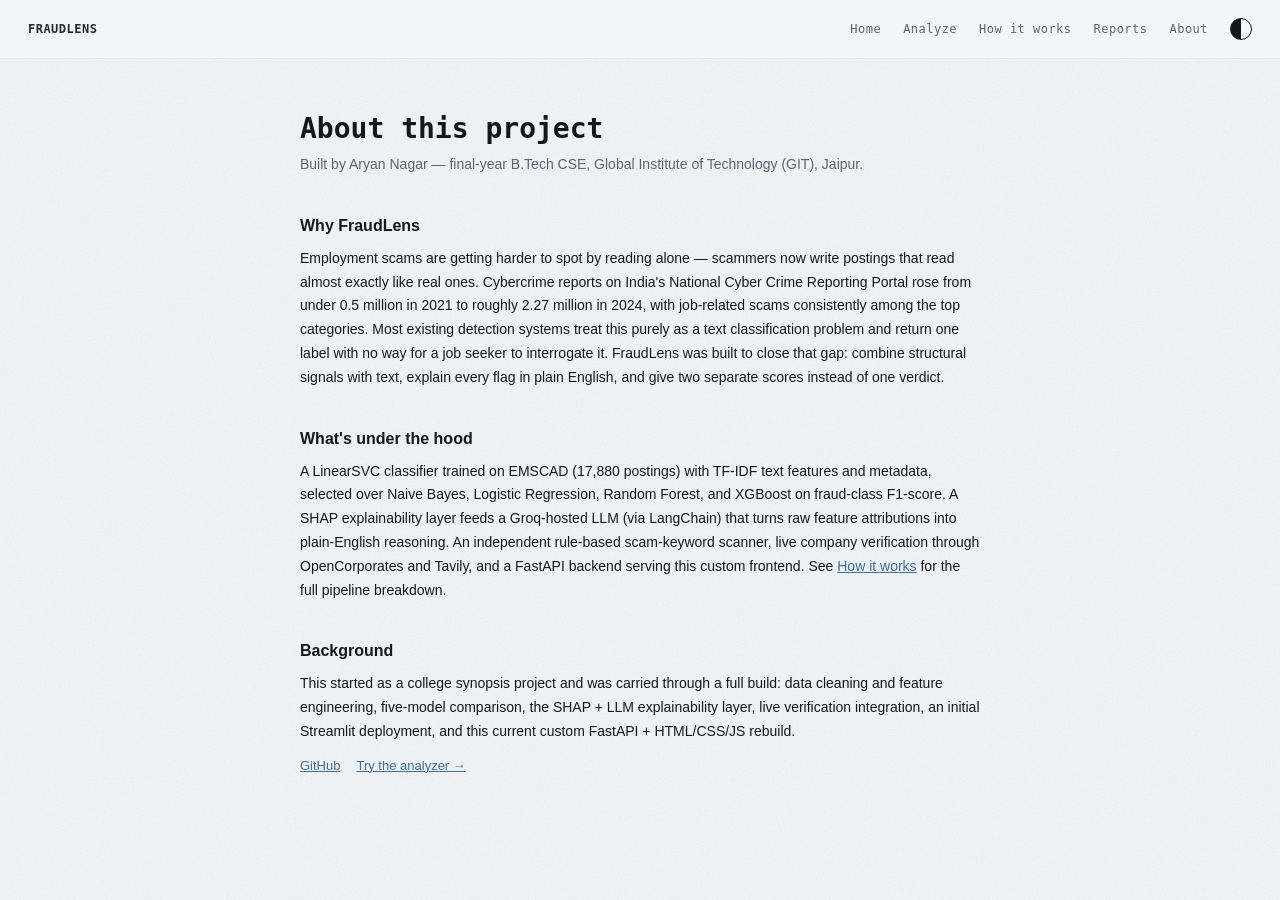
<file: fraudlens_fastapi_build_Final/static/about.html>
<!DOCTYPE html>
<html lang="en" data-theme="light">
<head>
<meta charset="UTF-8" />
<meta name="viewport" content="width=device-width, initial-scale=1.0" />
<title>About — FraudLens</title>
<link rel="stylesheet" href="style.css" />
<link rel="stylesheet" href="shared/nav.css" />
</head>
<body>

<section class="content-page">
  <h1>About this project</h1>
  <p class="page-sub">Built by Aryan Nagar — final-year B.Tech CSE, Global Institute of Technology (GIT), Jaipur.</p>

  <h2>Why FraudLens</h2>
  <p>Employment scams are getting harder to spot by reading alone — scammers now write postings that read almost exactly like real ones. Cybercrime reports on India's National Cyber Crime Reporting Portal rose from under 0.5 million in 2021 to roughly 2.27 million in 2024, with job-related scams consistently among the top categories. Most existing detection systems treat this purely as a text classification problem and return one label with no way for a job seeker to interrogate it. FraudLens was built to close that gap: combine structural signals with text, explain every flag in plain English, and give two separate scores instead of one verdict.</p>

  <h2>What's under the hood</h2>
  <p>A LinearSVC classifier trained on EMSCAD (17,880 postings) with TF-IDF text features and metadata, selected over Naive Bayes, Logistic Regression, Random Forest, and XGBoost on fraud-class F1-score. A SHAP explainability layer feeds a Groq-hosted LLM (via LangChain) that turns raw feature attributions into plain-English reasoning. An independent rule-based scam-keyword scanner, live company verification through OpenCorporates and Tavily, and a FastAPI backend serving this custom frontend. See <a href="/how-it-works.html">How it works</a> for the full pipeline breakdown.</p>

  <h2>Background</h2>
  <p>This started as a college synopsis project and was carried through a full build: data cleaning and feature engineering, five-model comparison, the SHAP + LLM explainability layer, live verification integration, an initial Streamlit deployment, and this current custom FastAPI + HTML/CSS/JS rebuild.</p>

  <div class="about-links">
    <a href="https://github.com/WnagarAryan" target="_blank" rel="noopener">GitHub</a>
    <a href="/analyze.html">Try the analyzer →</a>
  </div>
</section>

<script src="shared/nav.js"></script>
</body>
</html>
</file>
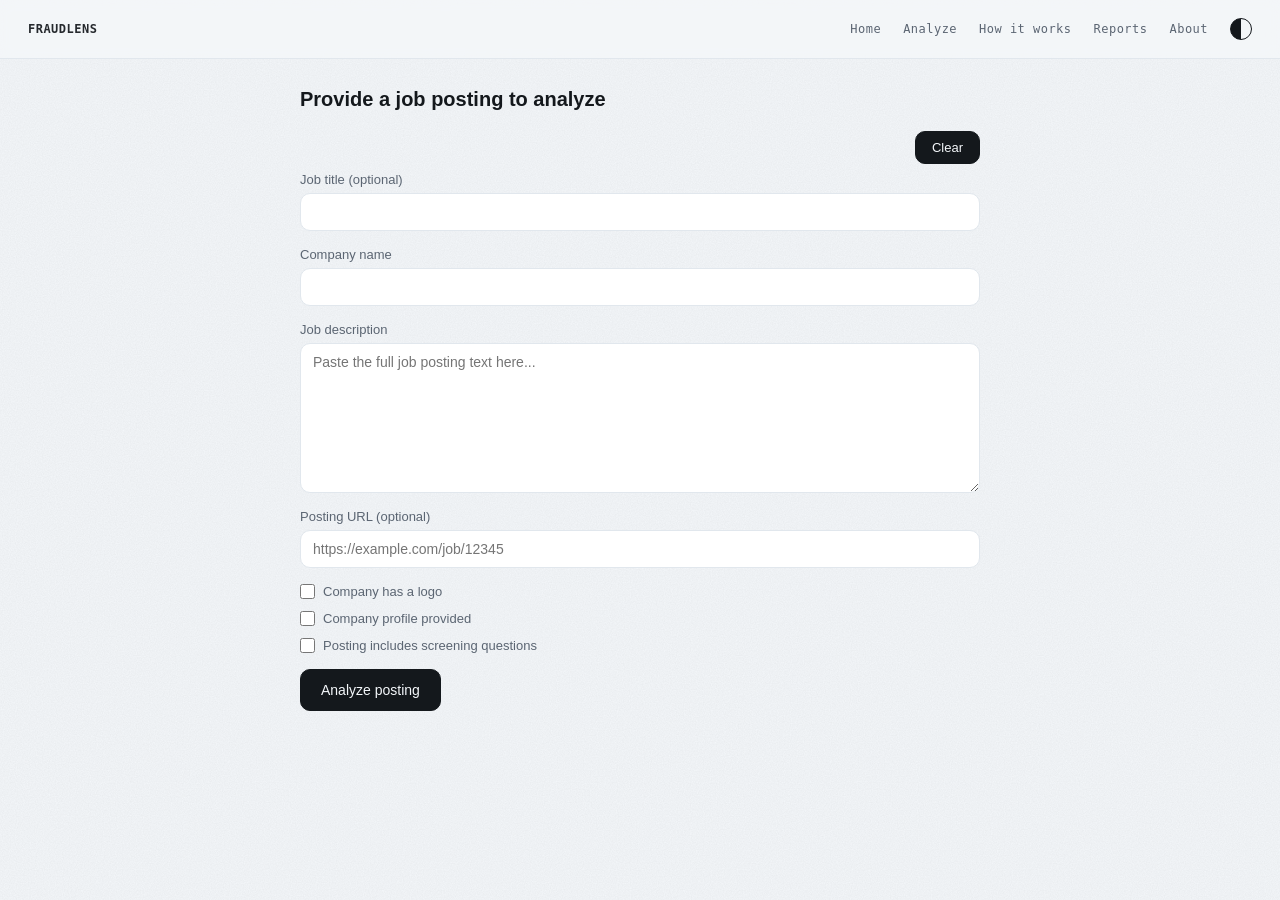
<file: fraudlens_fastapi_build_Final/static/analyze.html>
<!DOCTYPE html>
<html lang="en" data-theme="light">
<head>
<meta charset="UTF-8" />
<meta name="viewport" content="width=device-width, initial-scale=1.0" />
<title>Analyze a posting — FraudLens</title>
<link rel="stylesheet" href="style.css" />
<link rel="stylesheet" href="shared/nav.css" />
</head>
<body>

<!-- ANALYSIS FORM -->
<section id="analyze" class="panel" style="padding-top: 24px;">
  <h2>Provide a job posting to analyze</h2>

  <div class="form-header-row">
    <span></span>
    <button type="button" id="clear-btn" class="btn-clear">Clear</button>
  </div>

  <form id="analyze-form">
    <label>Job title (optional)
      <input type="text" id="job_title" name="job_title" />
    </label>

    <label>Company name
      <input type="text" id="company_name" name="company_name" />
    </label>

    <label>Job description
      <textarea id="job_description" name="job_description" rows="8" placeholder="Paste the full job posting text here..." required></textarea>
    </label>

    <label>Posting URL (optional)
      <input type="url" id="url" name="url" placeholder="https://example.com/job/12345" />
    </label>

    <div class="checkbox-row">
      <label><input type="checkbox" id="has_logo" name="has_logo" /> Company has a logo</label>
      <label><input type="checkbox" id="has_profile" name="has_profile" /> Company profile provided</label>
      <label><input type="checkbox" id="has_questions" name="has_questions" /> Posting includes screening questions</label>
    </div>

    <button type="submit" class="btn-primary" id="analyze-btn">Analyze posting</button>
  </form>

  <div id="analyze-error" class="error-banner" hidden></div>
</section>

<!-- ==================== RESULTS (populated by script.js) ==================== -->
<section id="results" class="panel" hidden>
  <h2>Results</h2>

  <div id="similar-scam-banner" class="warning-banner" hidden></div>

  <div class="score-row">
    <div class="block">
      <span class="label">Content risk</span>
      <div class="score-line">
        <span id="content-risk-value" class="score-big">—</span>
        <span id="risk-badge" class="badge">—</span>
      </div>
    </div>
    <div class="block">
      <span class="label">Verification status</span>
      <div class="score-line">
        <span id="verification-value" class="score-big">—</span>
        <span id="verification-badge" class="badge">—</span>
      </div>
    </div>
  </div>

  <div class="block">
    <span class="label">Verification details</span>
    <ul id="verification-reasons"></ul>
  </div>

  <div class="block">
    <span class="label">Scam keyword red flags</span>
    <div id="keyword-matches"></div>
  </div>

  <div class="block">
    <span class="label">Why was this flagged this way?</span>
    <p id="llm-explanation"></p>
  </div>

  <div class="block">
    <span class="label">Red-flag checklist</span>
    <ul id="red-flag-checklist"></ul>
  </div>

  <div class="block">
    <span class="label">Detailed risk breakdown</span>
    <div id="risk-breakdown"></div>
  </div>

  <div class="block">
    <span class="label">Report this posting</span>
    <p class="fineprint">Reporting stores this posting locally to help flag similar scams in future scans — it does not get sent to any government body or company. To actually report a scam, use the official channels below:</p>
    <ul class="fineprint-list">
      <li><strong>NCRP (India)</strong> — <a href="https://cybercrime.gov.in" target="_blank" rel="noopener">cybercrime.gov.in</a> or call 1930</li>
      <li><strong>BBB</strong> — <a href="https://bbb.org/scamtracker" target="_blank" rel="noopener">bbb.org/scamtracker</a></li>
      <li>LinkedIn / Indeed / Naukri — use their "Report Job" feature</li>
    </ul>
    <button id="report-btn" class="btn-secondary">Report as suspicious scam</button>
    <p id="report-confirmation" class="confirmation" hidden></p>
  </div>
</section>

<script src="shared/nav.js"></script>
<script src="script.js"></script>
</body>
</html>
</file>
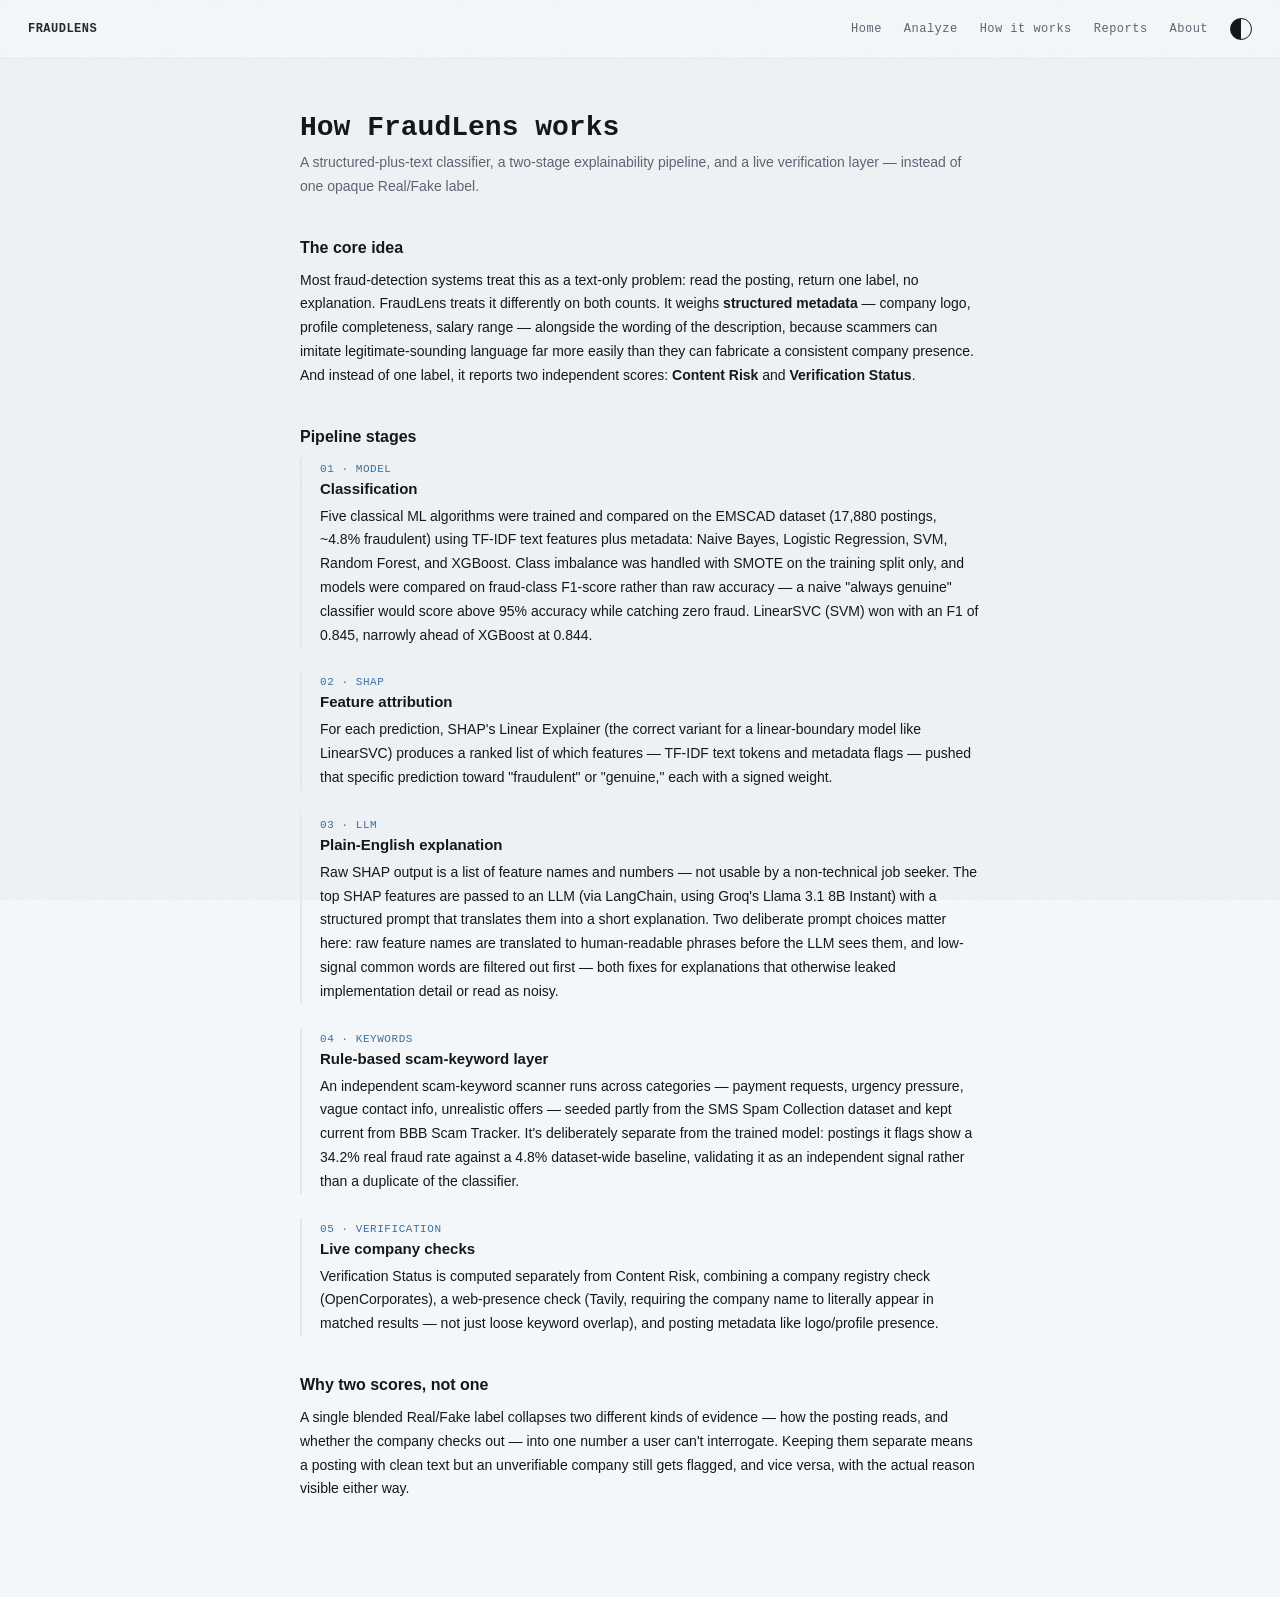
<file: fraudlens_fastapi_build_Final/static/how-it-works.html>
<!DOCTYPE html>
<html lang="en" data-theme="light">
<head>
<meta charset="UTF-8" />
<meta name="viewport" content="width=device-width, initial-scale=1.0" />
<title>How it works — FraudLens</title>
<link rel="stylesheet" href="style.css" />
<link rel="stylesheet" href="shared/nav.css" />
</head>
<body>

<section class="content-page">
  <h1>How FraudLens works</h1>
  <p class="page-sub">A structured-plus-text classifier, a two-stage explainability pipeline, and a live verification layer — instead of one opaque Real/Fake label.</p>

  <h2>The core idea</h2>
  <p>Most fraud-detection systems treat this as a text-only problem: read the posting, return one label, no explanation. FraudLens treats it differently on both counts. It weighs <strong>structured metadata</strong> — company logo, profile completeness, salary range — alongside the wording of the description, because scammers can imitate legitimate-sounding language far more easily than they can fabricate a consistent company presence. And instead of one label, it reports two independent scores: <strong>Content Risk</strong> and <strong>Verification Status</strong>.</p>

  <h2>Pipeline stages</h2>

  <div class="pipeline-stage">
    <span class="stage-num">01 · MODEL</span>
    <h3>Classification</h3>
    <p>Five classical ML algorithms were trained and compared on the EMSCAD dataset (17,880 postings, ~4.8% fraudulent) using TF-IDF text features plus metadata: Naive Bayes, Logistic Regression, SVM, Random Forest, and XGBoost. Class imbalance was handled with SMOTE on the training split only, and models were compared on fraud-class F1-score rather than raw accuracy — a naive "always genuine" classifier would score above 95% accuracy while catching zero fraud. LinearSVC (SVM) won with an F1 of 0.845, narrowly ahead of XGBoost at 0.844.</p>
  </div>

  <div class="pipeline-stage">
    <span class="stage-num">02 · SHAP</span>
    <h3>Feature attribution</h3>
    <p>For each prediction, SHAP's Linear Explainer (the correct variant for a linear-boundary model like LinearSVC) produces a ranked list of which features — TF-IDF text tokens and metadata flags — pushed that specific prediction toward "fraudulent" or "genuine," each with a signed weight.</p>
  </div>

  <div class="pipeline-stage">
    <span class="stage-num">03 · LLM</span>
    <h3>Plain-English explanation</h3>
    <p>Raw SHAP output is a list of feature names and numbers — not usable by a non-technical job seeker. The top SHAP features are passed to an LLM (via LangChain, using Groq's Llama 3.1 8B Instant) with a structured prompt that translates them into a short explanation. Two deliberate prompt choices matter here: raw feature names are translated to human-readable phrases before the LLM sees them, and low-signal common words are filtered out first — both fixes for explanations that otherwise leaked implementation detail or read as noisy.</p>
  </div>

  <div class="pipeline-stage">
    <span class="stage-num">04 · KEYWORDS</span>
    <h3>Rule-based scam-keyword layer</h3>
    <p>An independent scam-keyword scanner runs across categories — payment requests, urgency pressure, vague contact info, unrealistic offers — seeded partly from the SMS Spam Collection dataset and kept current from BBB Scam Tracker. It's deliberately separate from the trained model: postings it flags show a 34.2% real fraud rate against a 4.8% dataset-wide baseline, validating it as an independent signal rather than a duplicate of the classifier.</p>
  </div>

  <div class="pipeline-stage">
    <span class="stage-num">05 · VERIFICATION</span>
    <h3>Live company checks</h3>
    <p>Verification Status is computed separately from Content Risk, combining a company registry check (OpenCorporates), a web-presence check (Tavily, requiring the company name to literally appear in matched results — not just loose keyword overlap), and posting metadata like logo/profile presence.</p>
  </div>

  <h2>Why two scores, not one</h2>
  <p>A single blended Real/Fake label collapses two different kinds of evidence — how the posting reads, and whether the company checks out — into one number a user can't interrogate. Keeping them separate means a posting with clean text but an unverifiable company still gets flagged, and vice versa, with the actual reason visible either way.</p>
</section>

<script src="shared/nav.js"></script>
</body>
</html>
</file>
<file: fraudlens_fastapi_build_Final/static/style.css>
/* Theme variables */

:root {
  --bg: #F4F7FA;
  --panel-bg: #FFFFFF;
  --border: #E1E7ED;
  --text-primary: #14181C;
  --text-secondary: #5B6572;
  --accent: #3B6FA0;
  --risk-high-bg: #FBEAF0;
  --risk-high-text: #93213F;
  --risk-medium-bg: #FDF3E3;
  --risk-medium-text: #8A5A0A;
  --risk-low-bg: #E1F5EE;
  --risk-low-text: #0F6E56;
  --font-body: -apple-system, BlinkMacSystemFont, "Segoe UI", Roboto, sans-serif;
  --font-mono: "IBM Plex Mono", "SFMono-Regular", Consolas, monospace;
}

html[data-theme="dark"] {
  --bg: #0B0F12;
  --panel-bg: #14191E;
  --border: #232A31;
  --text-primary: #EAF2F7;
  --text-secondary: #8B98A3;
  --accent: #6FB8DE;
  --risk-high-bg: #4A1B2A;
  --risk-high-text: #F4C0D1;
  --risk-medium-bg: #4A3A15;
  --risk-medium-text: #F0D28A;
  --risk-low-bg: #0E3B30;
  --risk-low-text: #9FE1CB;
}

html {
  scroll-behavior: smooth;
}

* { box-sizing: border-box; }

body {
  margin: 0;
  background-color: var(--bg);
  background-image: var(--hero-texture, url("data:image/svg+xml;utf8,<svg xmlns='http://www.w3.org/2000/svg'><filter id='n'><feTurbulence type='fractalNoise' baseFrequency='0.85' numOctaves='2' stitchTiles='stitch'/><feColorMatrix type='matrix' values='0 0 0 0 0  0 0 0 0 0  0 0 0 0 0  0 0 0 0.05 0'/></filter><rect width='100%25' height='100%25' filter='url(%23n)'/></svg>"));
  background-size: cover;
  background-position: center;
  background-attachment: fixed;
  color: var(--text-primary);
  font-family: var(--font-body);
  transition: background 0.25s ease, color 0.25s ease;
}

html[data-theme="dark"] body {
  background-image: var(--hero-texture-dark, url("data:image/svg+xml;utf8,<svg xmlns='http://www.w3.org/2000/svg'><filter id='n'><feTurbulence type='fractalNoise' baseFrequency='0.8' numOctaves='3' stitchTiles='stitch'/><feColorMatrix type='matrix' values='0 0 0 0 1  0 0 0 0 1  0 0 0 0 1  0 0 0 0.05 0'/></filter><rect width='100%25' height='100%25' filter='url(%23n)'/></svg>"));
}

h1, h2 { margin: 0; }

a { color: var(--accent); }

/* Hero */

.hero {
  position: relative;
  height: 100vh;
  min-height: 480px;
  overflow: hidden;
  display: flex;
  align-items: center;
  justify-content: center;
  background: transparent;
}

.hero-video {
  position: absolute;
  inset: 0;
  width: 100%;
  height: 100%;
  object-fit: cover;
  z-index: 0;
  opacity: 0.55;
}

.hero-scrim {
  position: absolute;
  inset: 0;
  z-index: 1;
  background: var(--bg);
  opacity: 0.35;
  pointer-events: none;
}

@media (prefers-reduced-motion: reduce) {
  .hero-video { display: none; }
}

.theme-dot {
  position: fixed;
  top: 24px;
  right: 28px;
  z-index: 100;
  width: 22px;
  height: 22px;
  border-radius: 50%;
  border: 1.5px solid var(--text-primary);
  background: linear-gradient(to right, var(--text-primary) 50%, transparent 50%);
  cursor: pointer;
  padding: 0;
}

.ghost-label {
  position: absolute;
  z-index: 2;
  font-size: 11px;
  letter-spacing: 0.05em;
  line-height: 1.6;
  color: var(--text-primary);
  opacity: 0.5;
  font-family: var(--font-mono);
  pointer-events: none;
}

.hero-focal {
  position: relative;
  z-index: 2;
  text-align: center;
}

.hero-focal h1 {
  font-family: var(--font-mono);
  font-size: 48px;
  font-weight: 600;
  letter-spacing: 0.02em;
  color: var(--text-primary);
  opacity: 0.92;
}

.hero-sub {
  margin-top: 10px;
  color: var(--text-secondary);
  font-size: 14px;
}

.hero-cta {
  display: inline-block;
  margin-top: 28px;
  font-size: 13px;
  font-weight: 500;
  letter-spacing: 0.03em;
  text-decoration: none;
  color: var(--accent);
  border: 1px solid var(--accent);
  border-radius: 30px;
  padding: 10px 22px;
  transition: background 0.2s ease, color 0.2s ease;
}

.hero-cta:hover {
  background: var(--accent);
  color: var(--bg);
}

/* Panels / form */

.panel {
  max-width: 720px;
  margin: 0 auto;
  padding: 48px 20px;
}

.panel h2 {
  font-size: 20px;
  margin-bottom: 20px;
}

.form-header-row {
  display: flex;
  justify-content: flex-end;
  margin-bottom: 8px;
}

.btn-clear {
  font-family: var(--font-body);
  font-size: 13px;
  font-weight: 500;
  color: var(--bg);
  background: var(--text-primary);
  border: 1px solid var(--text-primary);
  border-radius: 10px;
  cursor: pointer;
  padding: 8px 16px;
}

.btn-clear:hover { opacity: 0.85; }

#analyze-form {
  display: flex;
  flex-direction: column;
  gap: 16px;
}

#analyze-form label {
  display: flex;
  flex-direction: column;
  gap: 6px;
  font-size: 13px;
  color: var(--text-secondary);
}

input[type="text"], input[type="url"], textarea {
  font-family: var(--font-body);
  font-size: 14px;
  padding: 10px 12px;
  border: 1px solid var(--border);
  border-radius: 10px;
  background: var(--panel-bg);
  color: var(--text-primary);
}

textarea { resize: vertical; }

.checkbox-row {
  display: flex;
  flex-direction: column;
  gap: 12px;
  font-size: 13px;
  color: var(--text-secondary);
}

#analyze-form .checkbox-row label {
  flex-direction: row;
  align-items: center;
  justify-content: flex-start;
  text-align: left;
  gap: 8px;
}

.checkbox-row input[type="checkbox"] {
  width: 15px;
  height: 15px;
  margin: 0;
  flex-shrink: 0;
}

.checkbox-row label { flex-direction: row; align-items: center; gap: 6px; }

.btn-primary, .btn-secondary {
  font-family: var(--font-body);
  font-size: 14px;
  font-weight: 500;
  padding: 12px 20px;
  border: 1px solid var(--text-primary);
  border-radius: 10px;
  cursor: pointer;
  align-self: flex-start;
}

.btn-primary {
  background: var(--text-primary);
  color: var(--bg);
}

.btn-primary:disabled { opacity: 0.5; cursor: not-allowed; }

.btn-secondary {
  background: transparent;
  color: var(--text-primary);
}

.error-banner, .warning-banner {
  margin-top: 16px;
  padding: 12px 16px;
  border: 1px solid var(--risk-high-text);
  background: var(--risk-high-bg);
  color: var(--risk-high-text);
  font-size: 13px;
}

.confirmation {
  margin-top: 10px;
  font-size: 13px;
  color: var(--risk-low-text);
}

/* Result blocks */

.score-row {
  display: grid;
  grid-template-columns: 1fr 1fr;
  gap: 16px;
  margin-bottom: 16px;
}

.score-row .block { border: 1px solid var(--border); }

.block {
  border: 1px solid var(--border);
  border-radius: 14px;
  padding: 18px 20px;
  background: var(--panel-bg);
  margin-bottom: 16px;
}

.block:last-child { margin-bottom: 0; }

.label {
  display: block;
  font-size: 11px;
  text-transform: uppercase;
  letter-spacing: 0.05em;
  color: var(--text-secondary);
  margin-bottom: 8px;
}

.score-line {
  display: flex;
  align-items: center;
  justify-content: space-between;
}

.score-big {
  font-size: 40px;
  font-weight: 600;
  line-height: 1;
}

.badge {
  font-size: 11px;
  padding: 4px 10px;
  border-radius: 20px;
  font-weight: 500;
}

.badge.high { background: var(--risk-high-bg); color: var(--risk-high-text); }
.badge.medium { background: var(--risk-medium-bg); color: var(--risk-medium-text); }
.badge.low { background: var(--risk-low-bg); color: var(--risk-low-text); }

#verification-reasons, #red-flag-checklist {
  margin: 0;
  padding-left: 18px;
  font-size: 13px;
  line-height: 1.7;
}

.keyword-category {
  font-size: 13px;
  margin-bottom: 6px;
}

.keyword-category strong { text-transform: capitalize; }

#llm-explanation {
  font-size: 14px;
  line-height: 1.6;
  margin: 0;
}

.risk-item {
  border-bottom: 1px solid var(--border);
  padding: 12px 0;
}

.risk-item:last-child { border-bottom: none; }

.risk-item-head {
  display: flex;
  justify-content: space-between;
  align-items: center;
  font-size: 13px;
  font-weight: 500;
}

.risk-item-detail {
  font-size: 13px;
  margin: 4px 0 2px;
}

.risk-item-advice {
  font-size: 12px;
  color: var(--text-secondary);
}

.fineprint {
  font-size: 12px;
  color: var(--text-secondary);
  line-height: 1.6;
}

.fineprint-list {
  font-size: 12px;
  color: var(--text-secondary);
  padding-left: 18px;
  line-height: 1.8;
}
</file>
<file: fraudlens_fastapi_build_Final/static/shared/nav.css>
.site-nav {
  position: fixed;
  top: 0;
  left: 0;
  right: 0;
  z-index: 90;
  display: flex;
  align-items: center;
  justify-content: space-between;
  padding: 18px 28px;
  font-family: var(--font-mono);
  font-size: 12px;
  letter-spacing: 0.04em;
  backdrop-filter: blur(6px);
  background: color-mix(in srgb, var(--bg) 75%, transparent);
  border-bottom: 1px solid var(--border);
}

.site-nav .nav-brand {
  font-weight: 600;
  color: var(--text-primary);
  text-decoration: none;
  opacity: 0.92;
}

.site-nav .nav-links {
  display: flex;
  gap: 22px;
  align-items: center;
}

.site-nav .nav-links a {
  color: var(--text-secondary);
  text-decoration: none;
  transition: color 0.15s ease;
}

.site-nav .nav-links a:hover,
.site-nav .nav-links a[aria-current="page"] {
  color: var(--text-primary);
}

.site-nav .theme-dot {
  position: static;
}

body:not(.has-hero) {
  padding-top: 64px;
}

.content-page {
  max-width: 720px;
  margin: 0 auto;
  padding: 48px 20px 80px;
}

.content-page h1 {
  font-family: var(--font-mono);
  font-size: 28px;
  font-weight: 600;
  margin-bottom: 8px;
}

.content-page .page-sub {
  color: var(--text-secondary);
  font-size: 14px;
  margin-bottom: 40px;
}

.content-page h2 {
  font-size: 16px;
  margin: 40px 0 12px;
}

.content-page h2:first-of-type { margin-top: 0; }

.content-page p {
  font-size: 14px;
  line-height: 1.7;
  color: var(--text-primary);
  margin: 0 0 14px;
}

.content-page ul {
  font-size: 14px;
  line-height: 1.8;
  color: var(--text-primary);
  padding-left: 20px;
}

.stat-row {
  display: grid;
  grid-template-columns: repeat(auto-fit, minmax(140px, 1fr));
  gap: 16px;
  margin: 24px 0;
}

.stat-block {
  border: 1px solid var(--border);
  border-radius: 14px;
  padding: 18px 20px;
  background: var(--panel-bg);
}

.stat-block .stat-value {
  font-size: 28px;
  font-weight: 600;
  line-height: 1.1;
}

.stat-block .stat-label {
  font-size: 11px;
  text-transform: uppercase;
  letter-spacing: 0.05em;
  color: var(--text-secondary);
  margin-top: 6px;
  display: block;
}

.pipeline-stage {
  border-left: 2px solid var(--border);
  padding-left: 18px;
  margin-bottom: 24px;
}

.pipeline-stage .stage-num {
  font-family: var(--font-mono);
  font-size: 11px;
  color: var(--accent);
  letter-spacing: 0.05em;
}

.pipeline-stage h3 {
  font-size: 15px;
  margin: 4px 0 8px;
}

.about-links {
  display: flex;
  gap: 16px;
  margin-top: 8px;
  font-size: 13px;
}
</file>
